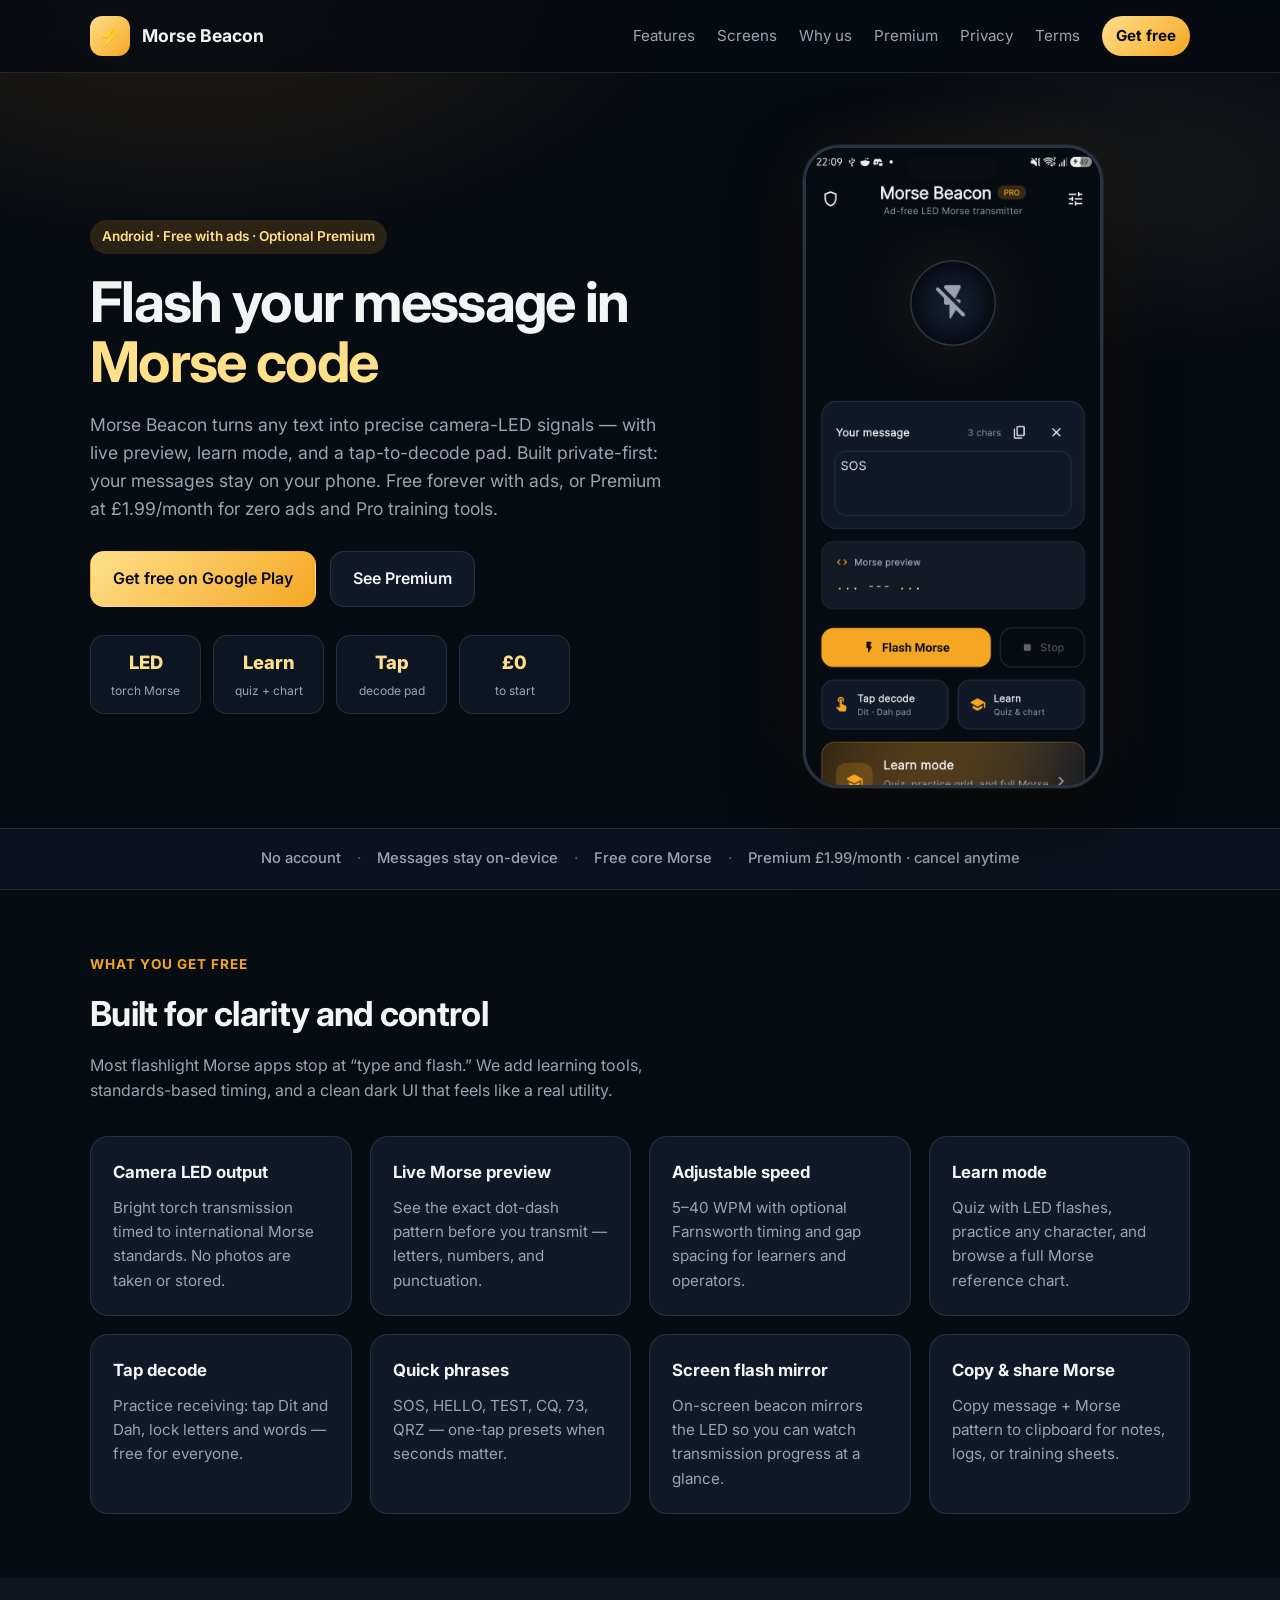
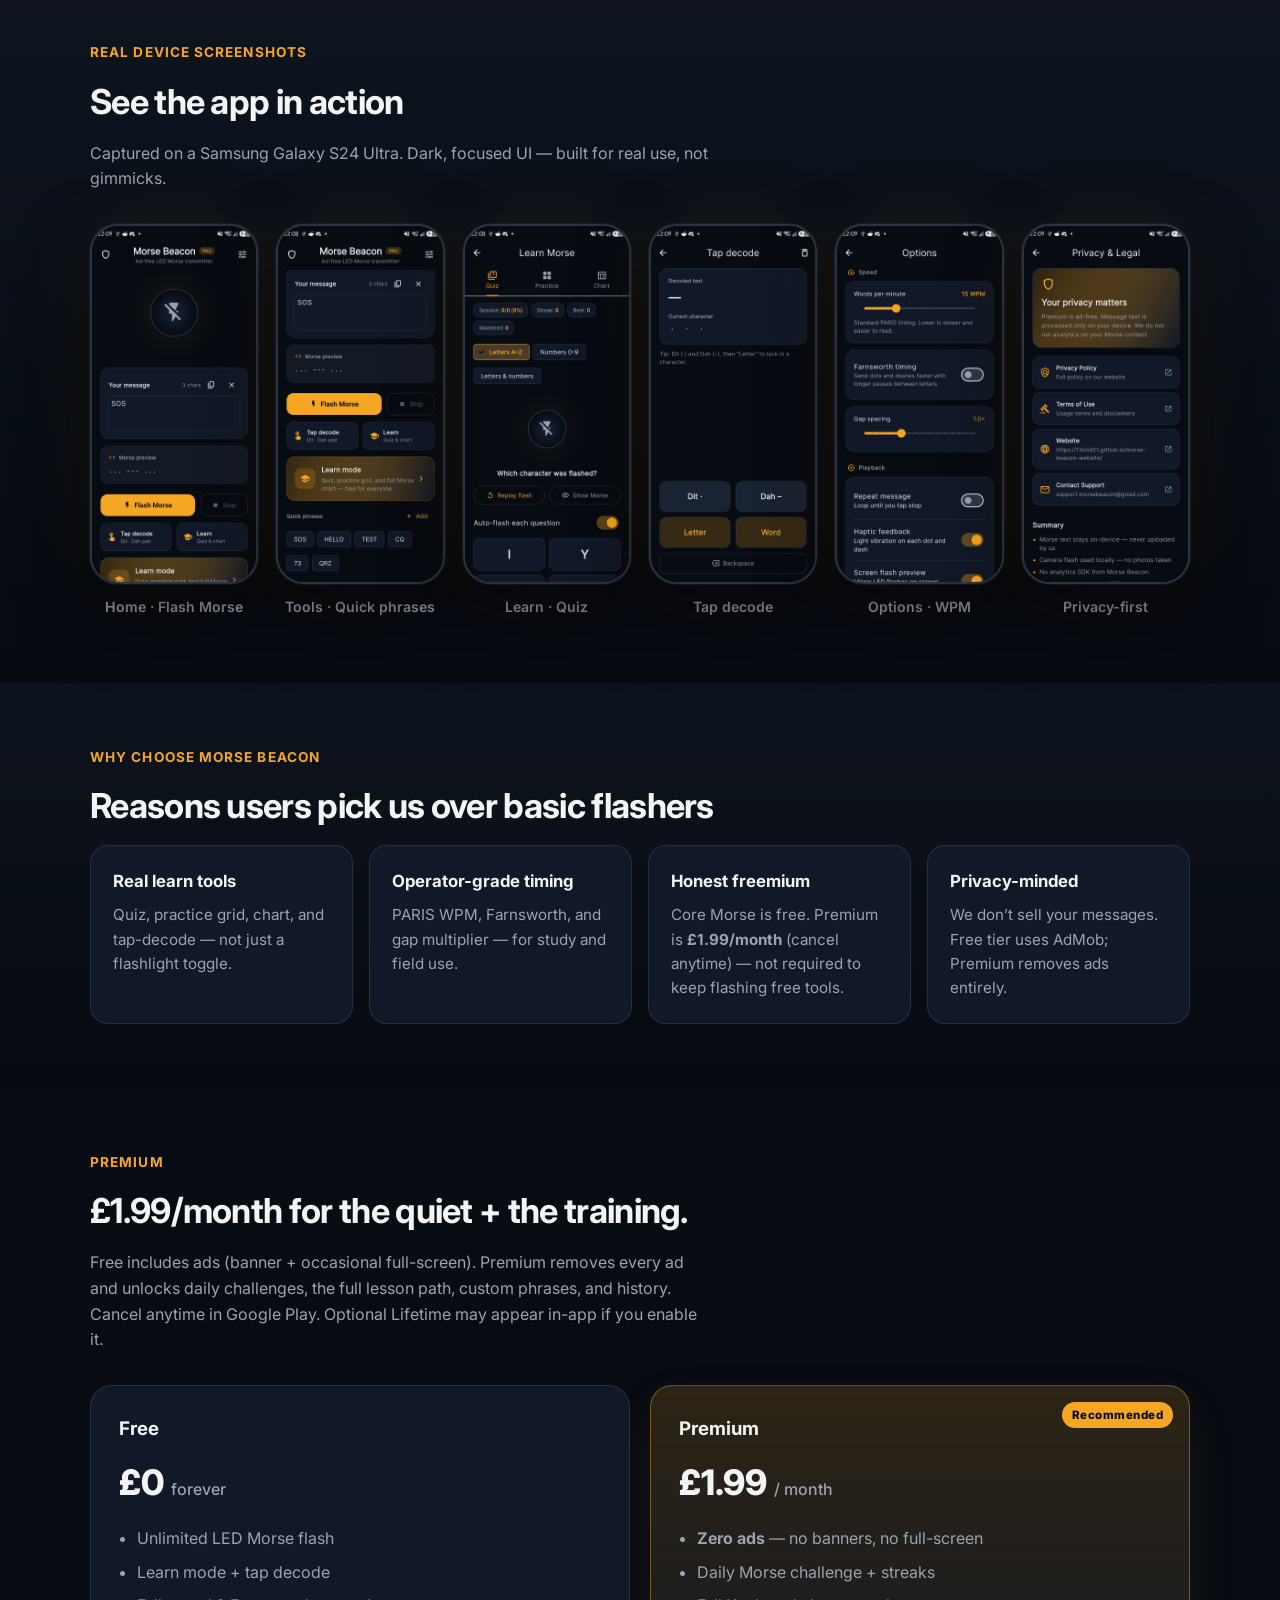
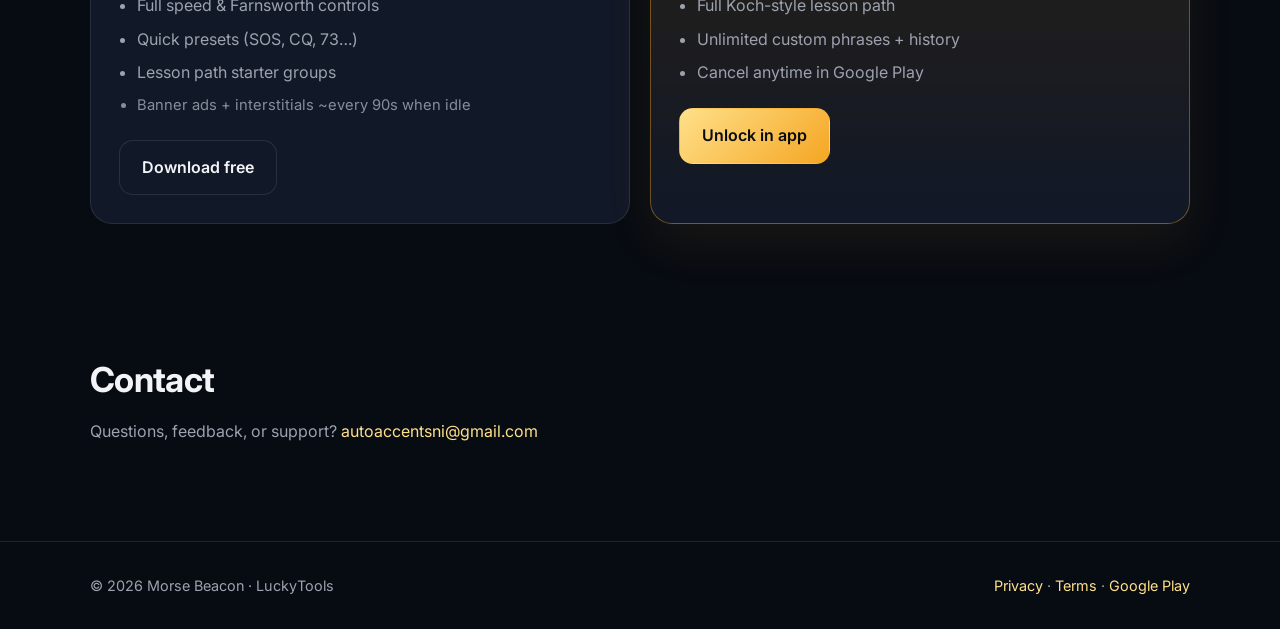
<file: index.html>
<!DOCTYPE html>
<html lang="en-GB">
<head>
  <meta charset="UTF-8">
  <meta name="viewport" content="width=device-width, initial-scale=1.0">
  <title>Morse Beacon — Camera LED Morse Code Flasher for Android</title>
  <meta name="description" content="Flash Morse code with your camera LED. Learn mode, daily challenge, lesson path. Free with ads — Premium £1.99/month ad-free.">
  <meta name="keywords" content="morse code, flashlight morse, camera LED, morse flasher, SOS signal, morse transmitter, android morse app, learn morse">
  <meta name="author" content="LuckyTools">
  <meta name="robots" content="index, follow">
  <meta name="theme-color" content="#070b12">
  <link rel="canonical" href="https://13ond21.github.io/morse-beacon-website/">
  <link rel="sitemap" type="application/xml" title="Sitemap" href="https://13ond21.github.io/morse-beacon-website/sitemap.xml">
  <link rel="stylesheet" href="css/style.css">
  <link rel="icon" href="data:image/svg+xml,%3Csvg xmlns='http://www.w3.org/2000/svg' viewBox='0 0 100 100'%3E%3Crect width='100' height='100' rx='22' fill='%23070b12'/%3E%3Ctext x='50' y='62' text-anchor='middle' font-size='42' fill='%23f5a623'%3E⚡%3C/text%3E%3C/svg%3E">

  <meta property="og:type" content="website">
  <meta property="og:site_name" content="Morse Beacon">
  <meta property="og:title" content="Morse Beacon — Flash Morse with your camera LED">
  <meta property="og:description" content="Type a message. Flash it in Morse. Learn mode, tap decode, Premium ad-free. Free on Google Play.">
  <meta property="og:url" content="https://13ond21.github.io/morse-beacon-website/">
  <meta property="og:image" content="https://13ond21.github.io/morse-beacon-website/screenshots/01-home.png">
  <meta property="og:locale" content="en_GB">

  <meta name="twitter:card" content="summary_large_image">
  <meta name="twitter:title" content="Morse Beacon — Camera LED Morse Code">
  <meta name="twitter:description" content="Turn text into Morse LED flashes on Android. Free + optional Premium.">
  <meta name="twitter:image" content="https://13ond21.github.io/morse-beacon-website/screenshots/01-home.png">

  <script type="application/ld+json">
  {
    "@context": "https://schema.org",
    "@graph": [
      {
        "@type": "WebSite",
        "@id": "https://13ond21.github.io/morse-beacon-website/#website",
        "url": "https://13ond21.github.io/morse-beacon-website/",
        "name": "Morse Beacon",
        "description": "Camera LED Morse code flasher Android app.",
        "inLanguage": "en-GB"
      },
      {
        "@type": "SoftwareApplication",
        "@id": "https://13ond21.github.io/morse-beacon-website/#app",
        "name": "Morse Beacon",
        "operatingSystem": "Android",
        "applicationCategory": "UtilitiesApplication",
        "description": "Convert text to Morse code and transmit via camera LED flash. Learn mode, tap decode, freemium Premium unlock.",
        "offers": {
          "@type": "Offer",
          "price": "0",
          "priceCurrency": "GBP",
          "url": "https://play.google.com/store/apps/details?id=com.luckytools.morse_beacon"
        },
        "downloadUrl": "https://play.google.com/store/apps/details?id=com.luckytools.morse_beacon",
        "author": {
          "@type": "Organization",
          "name": "LuckyTools",
          "email": "autoaccentsni@gmail.com"
        }
      }
    ]
  }
  </script>
</head>
<body>
  <div class="page-glow" aria-hidden="true"></div>

  <header class="site-header">
    <div class="container nav">
      <a class="brand" href="index.html">
        <span class="brand-icon" aria-hidden="true">⚡</span>
        <span>Morse Beacon</span>
      </a>
      <nav class="nav-links" aria-label="Main navigation">
        <a href="#features">Features</a>
        <a href="#screens">Screens</a>
        <a href="#why">Why us</a>
        <a href="#premium">Premium</a>
        <a href="privacy.html">Privacy</a>
        <a href="terms.html">Terms</a>
        <a class="nav-cta" href="https://play.google.com/store/apps/details?id=com.luckytools.morse_beacon">Get free</a>
      </nav>
    </div>
  </header>

  <main>
    <section class="hero">
      <div class="container hero-grid">
        <div>
          <span class="eyebrow">Android · Free with ads · Optional Premium</span>
          <h1>Flash your message in <em>Morse code</em></h1>
          <p class="hero-lead">
            Morse Beacon turns any text into precise camera-LED signals — with live preview,
            learn mode, and a tap-to-decode pad. Built private-first: your messages stay on
            your phone. Free forever with ads, or Premium at £1.99/month for zero ads and Pro training tools.
          </p>
          <div class="hero-actions">
            <a class="btn btn-primary" href="https://play.google.com/store/apps/details?id=com.luckytools.morse_beacon">
              Get free on Google Play
            </a>
            <a class="btn btn-secondary" href="#premium">See Premium</a>
          </div>
          <dl class="stats">
            <div><dt>LED</dt><dd>torch Morse</dd></div>
            <div><dt>Learn</dt><dd>quiz + chart</dd></div>
            <div><dt>Tap</dt><dd>decode pad</dd></div>
            <div><dt>£0</dt><dd>to start</dd></div>
          </dl>
        </div>
        <div class="phone-frame phone-frame-hero" aria-hidden="true">
          <div class="phone-notch"></div>
          <img
            class="phone-screen"
            src="screenshots/01-home.png"
            alt="Morse Beacon home screen flashing SOS in Morse"
            width="360"
            height="780"
            loading="eager"
          />
        </div>
      </div>
    </section>

    <section class="proof-bar">
      <div class="container proof-inner">
        <span>No account</span>
        <span class="dot">·</span>
        <span>Messages stay on-device</span>
        <span class="dot">·</span>
        <span>Free core Morse</span>
        <span class="dot">·</span>
        <span>Premium £1.99/month · cancel anytime</span>
      </div>
    </section>

    <section id="features">
      <div class="container">
        <p class="kicker">What you get free</p>
        <h2 class="section-title">Built for clarity and control</h2>
        <p class="section-lead">
          Most flashlight Morse apps stop at “type and flash.” We add learning tools,
          standards-based timing, and a clean dark UI that feels like a real utility.
        </p>
        <div class="features-grid">
          <article class="feature-card">
            <h3>Camera LED output</h3>
            <p>Bright torch transmission timed to international Morse standards. No photos are taken or stored.</p>
          </article>
          <article class="feature-card">
            <h3>Live Morse preview</h3>
            <p>See the exact dot-dash pattern before you transmit — letters, numbers, and punctuation.</p>
          </article>
          <article class="feature-card">
            <h3>Adjustable speed</h3>
            <p>5–40 WPM with optional Farnsworth timing and gap spacing for learners and operators.</p>
          </article>
          <article class="feature-card">
            <h3>Learn mode</h3>
            <p>Quiz with LED flashes, practice any character, and browse a full Morse reference chart.</p>
          </article>
          <article class="feature-card">
            <h3>Tap decode</h3>
            <p>Practice receiving: tap Dit and Dah, lock letters and words — free for everyone.</p>
          </article>
          <article class="feature-card">
            <h3>Quick phrases</h3>
            <p>SOS, HELLO, TEST, CQ, 73, QRZ — one-tap presets when seconds matter.</p>
          </article>
          <article class="feature-card">
            <h3>Screen flash mirror</h3>
            <p>On-screen beacon mirrors the LED so you can watch transmission progress at a glance.</p>
          </article>
          <article class="feature-card">
            <h3>Copy &amp; share Morse</h3>
            <p>Copy message + Morse pattern to clipboard for notes, logs, or training sheets.</p>
          </article>
        </div>
      </div>
    </section>

    <section id="screens" class="screens-section">
      <div class="container">
        <p class="kicker">Real device screenshots</p>
        <h2 class="section-title">See the app in action</h2>
        <p class="section-lead">
          Captured on a Samsung Galaxy S24 Ultra. Dark, focused UI — built for real use, not gimmicks.
        </p>
        <div class="shot-row">
          <figure class="shot-card">
            <div class="phone-frame phone-frame-sm">
              <img src="screenshots/01-home.png" alt="Home — type SOS and flash Morse" loading="lazy" width="280" height="606" />
            </div>
            <figcaption>Home · Flash Morse</figcaption>
          </figure>
          <figure class="shot-card">
            <div class="phone-frame phone-frame-sm">
              <img src="screenshots/01b-features.png" alt="Features and quick phrases" loading="lazy" width="280" height="606" />
            </div>
            <figcaption>Tools · Quick phrases</figcaption>
          </figure>
          <figure class="shot-card">
            <div class="phone-frame phone-frame-sm">
              <img src="screenshots/02-learn.png" alt="Learn Morse quiz mode" loading="lazy" width="280" height="606" />
            </div>
            <figcaption>Learn · Quiz</figcaption>
          </figure>
          <figure class="shot-card">
            <div class="phone-frame phone-frame-sm">
              <img src="screenshots/04-tap-decode.png" alt="Tap decode Dit Dah pad" loading="lazy" width="280" height="606" />
            </div>
            <figcaption>Tap decode</figcaption>
          </figure>
          <figure class="shot-card">
            <div class="phone-frame phone-frame-sm">
              <img src="screenshots/06-options.png" alt="Speed and playback options" loading="lazy" width="280" height="606" />
            </div>
            <figcaption>Options · WPM</figcaption>
          </figure>
          <figure class="shot-card">
            <div class="phone-frame phone-frame-sm">
              <img src="screenshots/05-privacy.png" alt="Privacy and legal screen" loading="lazy" width="280" height="606" />
            </div>
            <figcaption>Privacy-first</figcaption>
          </figure>
        </div>
      </div>
    </section>

    <section id="why" class="why-section">
      <div class="container">
        <p class="kicker">Why choose Morse Beacon</p>
        <h2 class="section-title">Reasons users pick us over basic flashers</h2>
        <div class="compare-grid">
          <article class="compare-card">
            <h3>Real learn tools</h3>
            <p>Quiz, practice grid, chart, and tap-decode — not just a flashlight toggle.</p>
          </article>
          <article class="compare-card">
            <h3>Operator-grade timing</h3>
            <p>PARIS WPM, Farnsworth, and gap multiplier — for study and field use.</p>
          </article>
          <article class="compare-card">
            <h3>Honest freemium</h3>
            <p>Core Morse is free. Premium is <strong>£1.99/month</strong> (cancel anytime) — not required to keep flashing free tools.</p>
          </article>
          <article class="compare-card">
            <h3>Privacy-minded</h3>
            <p>We don’t sell your messages. Free tier uses AdMob; Premium removes ads entirely.</p>
          </article>
        </div>
      </div>
    </section>

    <section id="premium">
      <div class="container">
        <p class="kicker">Premium</p>
        <h2 class="section-title">£1.99/month for the quiet + the training.</h2>
        <p class="section-lead">
          Free includes ads (banner + occasional full-screen). Premium removes every ad
          and unlocks daily challenges, the full lesson path, custom phrases, and history.
          Cancel anytime in Google Play. Optional Lifetime may appear in-app if you enable it.
        </p>
        <div class="pricing-grid">
          <div class="pricing-card">
            <h3>Free</h3>
            <p class="price">£0 <span>forever</span></p>
            <ul>
              <li>Unlimited LED Morse flash</li>
              <li>Learn mode + tap decode</li>
              <li>Full speed &amp; Farnsworth controls</li>
              <li>Quick presets (SOS, CQ, 73…)</li>
              <li>Lesson path starter groups</li>
              <li class="muted">Banner ads + interstitials ~every 90s when idle</li>
            </ul>
            <p class="pricing-cta">
              <a class="btn btn-secondary" href="https://play.google.com/store/apps/details?id=com.luckytools.morse_beacon">Download free</a>
            </p>
          </div>
          <div class="pricing-card pricing-card-featured">
            <span class="badge">Recommended</span>
            <h3>Premium</h3>
            <p class="price">£1.99 <span>/ month</span></p>
            <ul>
              <li><strong>Zero ads</strong> — no banners, no full-screen</li>
              <li>Daily Morse challenge + streaks</li>
              <li>Full Koch-style lesson path</li>
              <li>Unlimited custom phrases + history</li>
              <li>Cancel anytime in Google Play</li>
            </ul>
            <p class="pricing-cta">
              <a class="btn btn-primary" href="https://play.google.com/store/apps/details?id=com.luckytools.morse_beacon">Unlock in app</a>
            </p>
          </div>
        </div>
      </div>
    </section>

    <section id="contact">
      <div class="container">
        <h2 class="section-title">Contact</h2>
        <p class="section-lead">
          Questions, feedback, or support?
          <a href="mailto:autoaccentsni@gmail.com">autoaccentsni@gmail.com</a>
        </p>
      </div>
    </section>
  </main>

  <footer class="site-footer">
    <div class="container footer-grid">
      <span>© 2026 Morse Beacon · LuckyTools</span>
      <span>
        <a href="privacy.html">Privacy</a> ·
        <a href="terms.html">Terms</a> ·
        <a href="https://play.google.com/store/apps/details?id=com.luckytools.morse_beacon">Google Play</a>
      </span>
    </div>
  </footer>
</body>
</html>
</file>
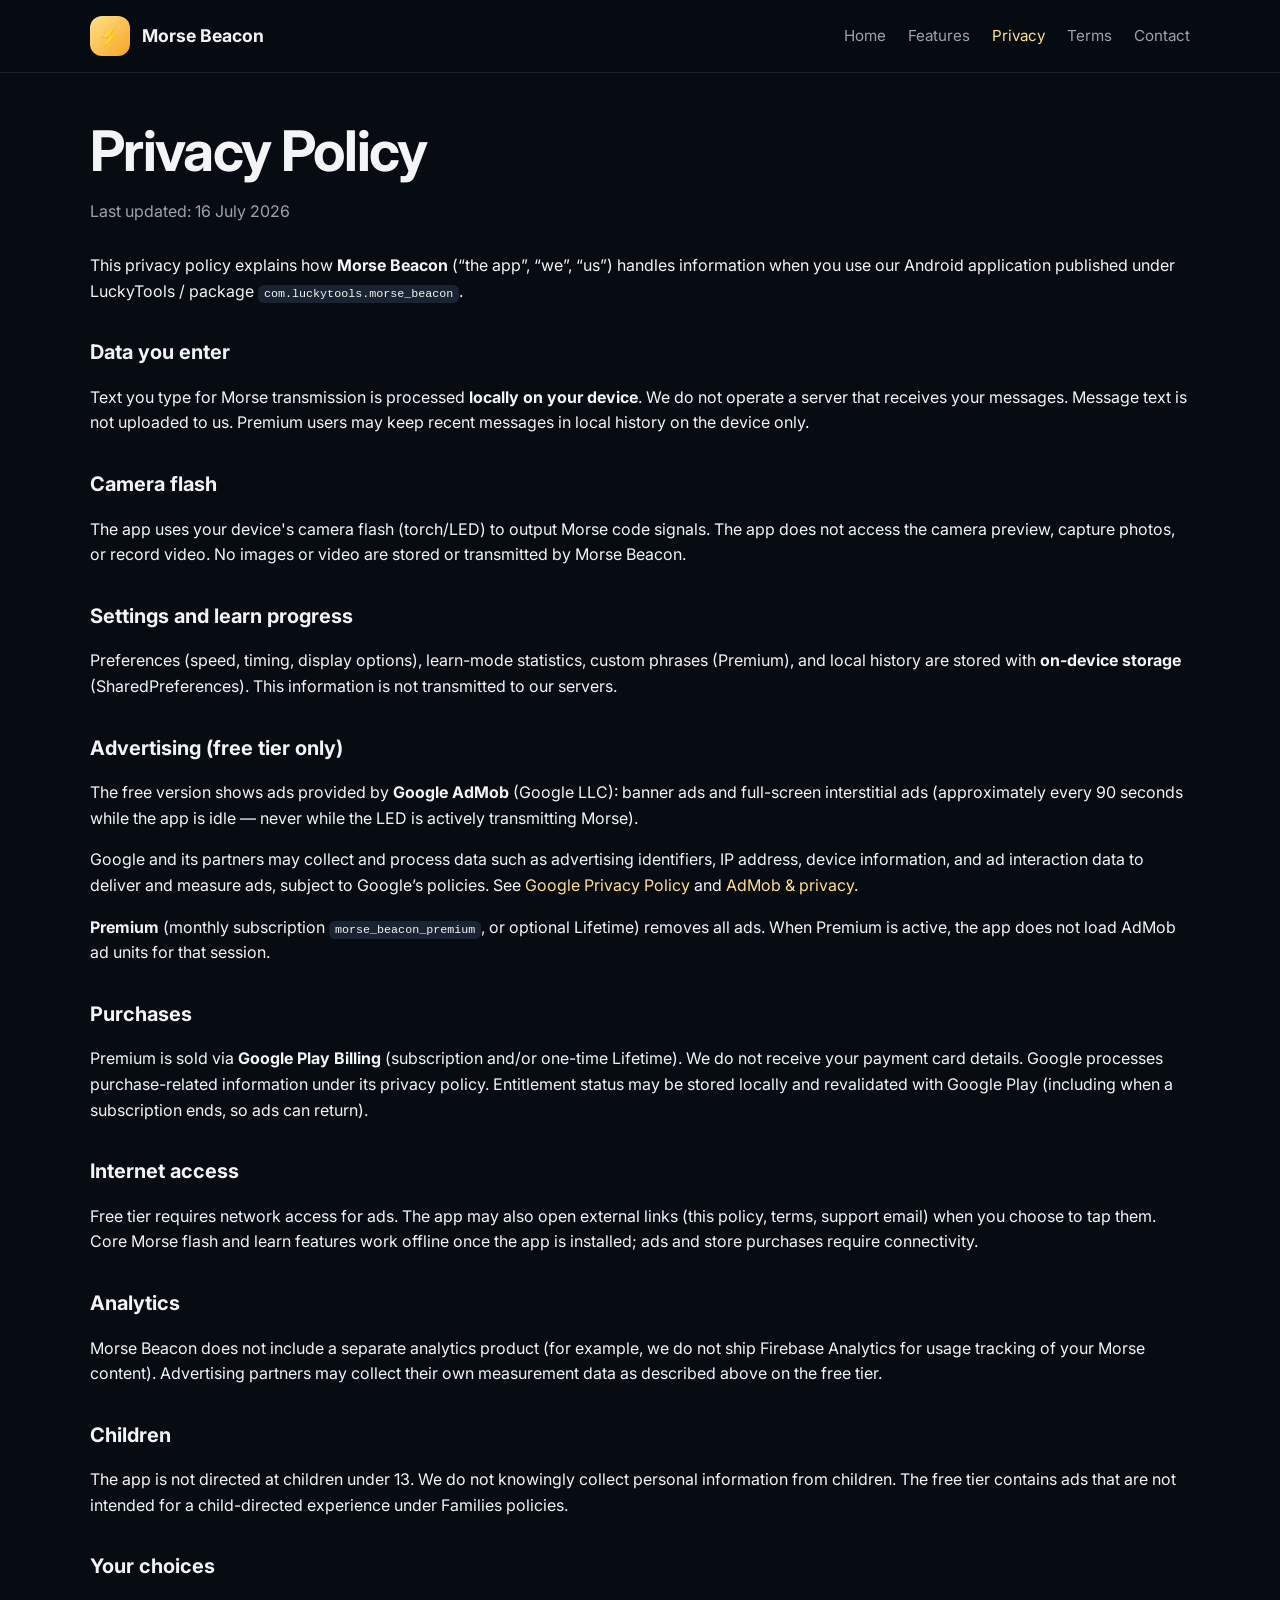
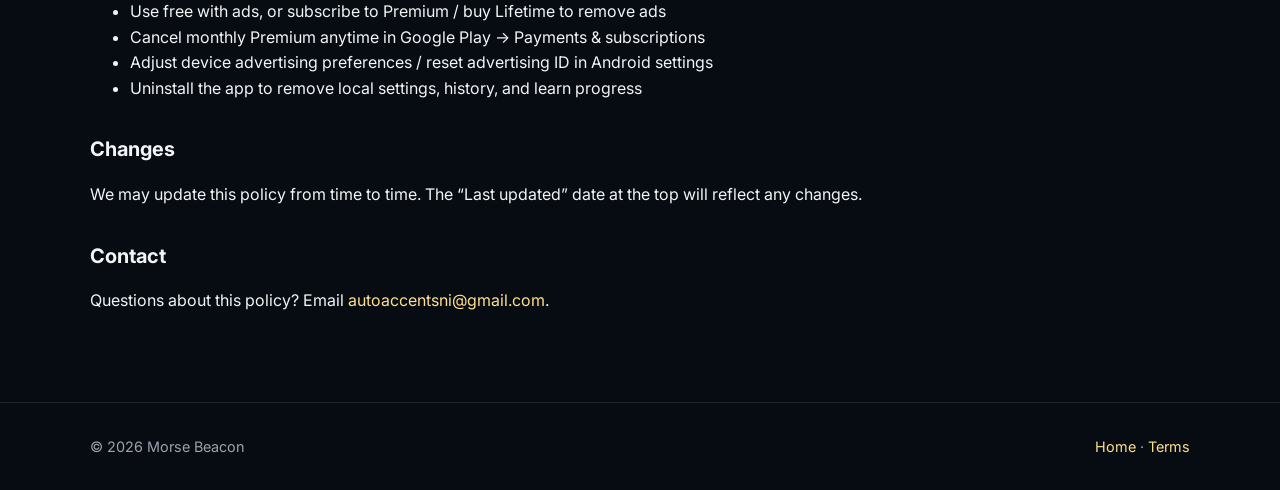
<file: privacy.html>
<!DOCTYPE html>
<html lang="en-GB">
<head>
  <meta charset="UTF-8">
  <meta name="viewport" content="width=device-width, initial-scale=1.0">
  <title>Privacy Policy — Morse Beacon Android App</title>
  <meta name="description" content="Morse Beacon privacy policy. On-device Morse processing. Free tier uses AdMob; Premium is ad-free.">
  <meta name="robots" content="index, follow">
  <meta name="theme-color" content="#070b12">
  <link rel="canonical" href="https://13ond21.github.io/morse-beacon-website/privacy.html">
  <link rel="stylesheet" href="css/style.css">
  <link rel="icon" href="data:image/svg+xml,%3Csvg xmlns='http://www.w3.org/2000/svg' viewBox='0 0 100 100'%3E%3Crect width='100' height='100' rx='22' fill='%23070b12'/%3E%3Ctext x='50' y='62' text-anchor='middle' font-size='42' fill='%23f5a623'%3E⚡%3C/text%3E%3C/svg%3E">
</head>
<body>
  <header class="site-header">
    <div class="container nav">
      <a class="brand" href="index.html">
        <span class="brand-icon">⚡</span>
        <span>Morse Beacon</span>
      </a>
      <nav class="nav-links">
        <a href="index.html">Home</a>
        <a href="index.html#features">Features</a>
        <a class="active" href="privacy.html">Privacy</a>
        <a href="terms.html">Terms</a>
        <a href="index.html#contact">Contact</a>
      </nav>
    </div>
  </header>

  <main class="legal-page">
    <div class="container">
      <h1>Privacy Policy</h1>
      <p class="legal-meta">Last updated: 16 July 2026</p>

      <p>
        This privacy policy explains how <strong>Morse Beacon</strong>
        (“the app”, “we”, “us”) handles information when you use our Android application
        published under LuckyTools / package <code>com.luckytools.morse_beacon</code>.
      </p>

      <h2>Data you enter</h2>
      <p>
        Text you type for Morse transmission is processed <strong>locally on your device</strong>.
        We do not operate a server that receives your messages. Message text is not uploaded
        to us. Premium users may keep recent messages in local history on the device only.
      </p>

      <h2>Camera flash</h2>
      <p>
        The app uses your device's camera flash (torch/LED) to output Morse code signals.
        The app does not access the camera preview, capture photos, or record video.
        No images or video are stored or transmitted by Morse Beacon.
      </p>

      <h2>Settings and learn progress</h2>
      <p>
        Preferences (speed, timing, display options), learn-mode statistics, custom phrases
        (Premium), and local history are stored with <strong>on-device storage</strong>
        (SharedPreferences). This information is not transmitted to our servers.
      </p>

      <h2>Advertising (free tier only)</h2>
      <p>
        The free version shows ads provided by <strong>Google AdMob</strong> (Google LLC):
        banner ads and full-screen interstitial ads (approximately every 90 seconds while
        the app is idle — never while the LED is actively transmitting Morse).
      </p>
      <p>
        Google and its partners may collect and process data such as advertising identifiers,
        IP address, device information, and ad interaction data to deliver and measure ads,
        subject to Google’s policies. See
        <a href="https://policies.google.com/privacy" rel="noopener noreferrer" target="_blank">Google Privacy Policy</a>
        and
        <a href="https://support.google.com/admob/answer/6128543" rel="noopener noreferrer" target="_blank">AdMob &amp; privacy</a>.
      </p>
      <p>
        <strong>Premium</strong> (monthly subscription <code>morse_beacon_premium</code>,
        or optional Lifetime) removes all ads. When Premium is active, the app does not
        load AdMob ad units for that session.
      </p>

      <h2>Purchases</h2>
      <p>
        Premium is sold via <strong>Google Play Billing</strong> (subscription and/or
        one-time Lifetime). We do not receive your payment card details. Google processes
        purchase-related information under its privacy policy. Entitlement status may be
        stored locally and revalidated with Google Play (including when a subscription ends,
        so ads can return).
      </p>

      <h2>Internet access</h2>
      <p>
        Free tier requires network access for ads. The app may also open external links
        (this policy, terms, support email) when you choose to tap them. Core Morse flash
        and learn features work offline once the app is installed; ads and store purchases
        require connectivity.
      </p>

      <h2>Analytics</h2>
      <p>
        Morse Beacon does not include a separate analytics product (for example, we do not
        ship Firebase Analytics for usage tracking of your Morse content). Advertising
        partners may collect their own measurement data as described above on the free tier.
      </p>

      <h2>Children</h2>
      <p>
        The app is not directed at children under 13. We do not knowingly collect personal
        information from children. The free tier contains ads that are not intended for
        a child-directed experience under Families policies.
      </p>

      <h2>Your choices</h2>
      <ul>
        <li>Use free with ads, or subscribe to Premium / buy Lifetime to remove ads</li>
        <li>Cancel monthly Premium anytime in Google Play → Payments &amp; subscriptions</li>
        <li>Adjust device advertising preferences / reset advertising ID in Android settings</li>
        <li>Uninstall the app to remove local settings, history, and learn progress</li>
      </ul>

      <h2>Changes</h2>
      <p>
        We may update this policy from time to time. The “Last updated” date at the top
        will reflect any changes.
      </p>

      <h2>Contact</h2>
      <p>
        Questions about this policy? Email
        <a href="mailto:autoaccentsni@gmail.com">autoaccentsni@gmail.com</a>.
      </p>
    </div>
  </main>

  <footer class="site-footer">
    <div class="container footer-grid">
      <span>© 2026 Morse Beacon</span>
      <span><a href="index.html">Home</a> · <a href="terms.html">Terms</a></span>
    </div>
  </footer>
</body>
</html>
</file>
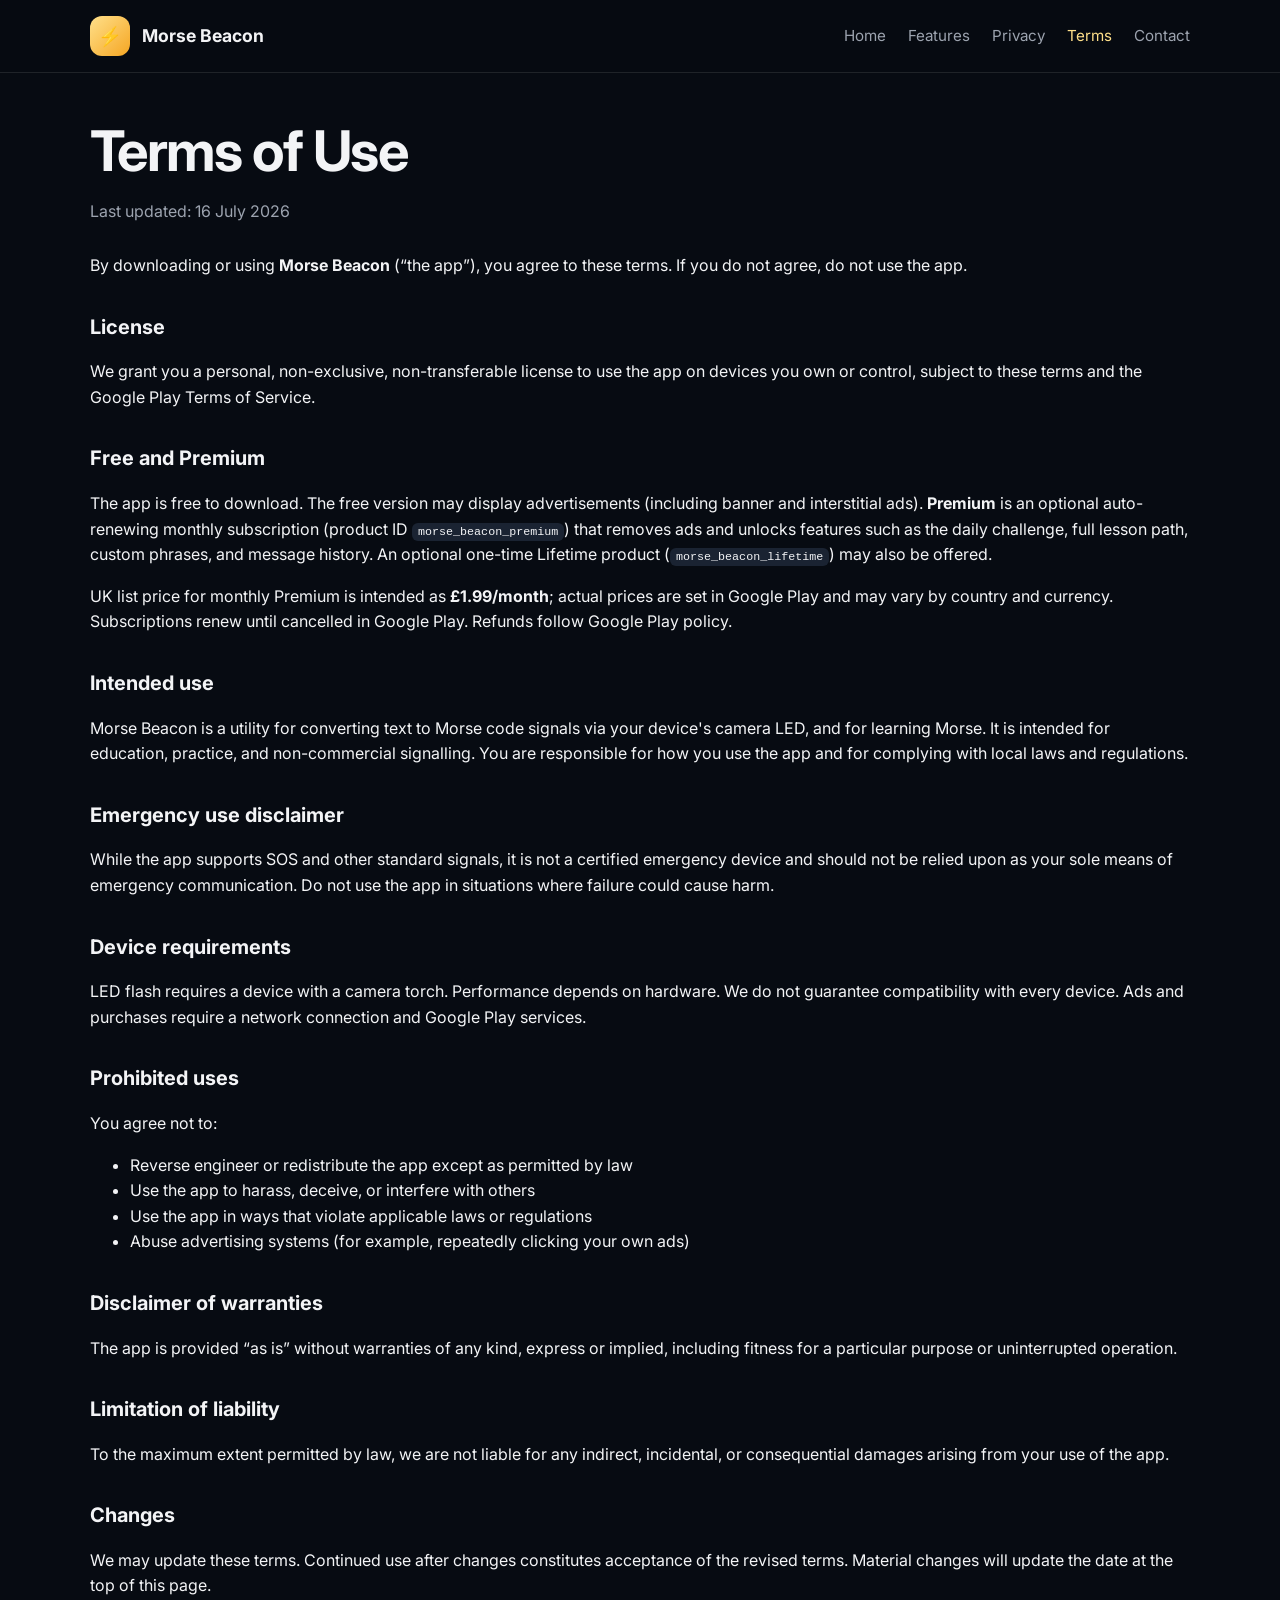
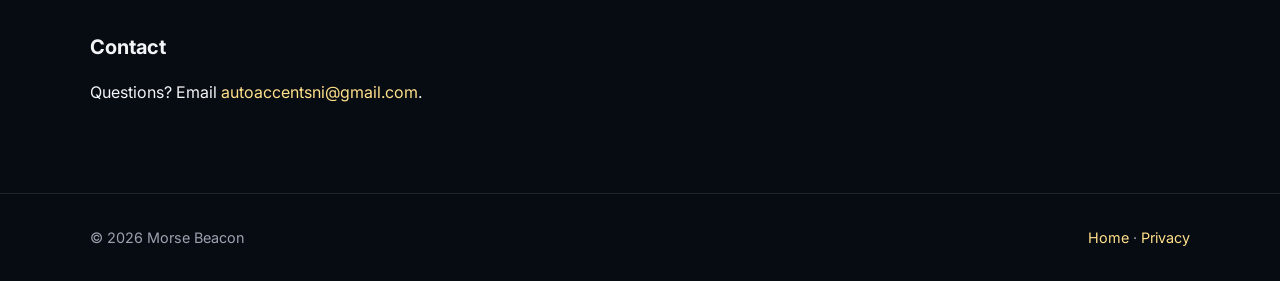
<file: terms.html>
<!DOCTYPE html>
<html lang="en-GB">
<head>
  <meta charset="UTF-8">
  <meta name="viewport" content="width=device-width, initial-scale=1.0">
  <title>Terms of Use — Morse Beacon Android App</title>
  <meta name="description" content="Terms of use for the Morse Beacon Android app (free with ads; optional Premium).">
  <meta name="robots" content="index, follow">
  <meta name="theme-color" content="#070b12">
  <link rel="canonical" href="https://13ond21.github.io/morse-beacon-website/terms.html">
  <link rel="stylesheet" href="css/style.css">
  <link rel="icon" href="data:image/svg+xml,%3Csvg xmlns='http://www.w3.org/2000/svg' viewBox='0 0 100 100'%3E%3Crect width='100' height='100' rx='22' fill='%23070b12'/%3E%3Ctext x='50' y='62' text-anchor='middle' font-size='42' fill='%23f5a623'%3E⚡%3C/text%3E%3C/svg%3E">
</head>
<body>
  <header class="site-header">
    <div class="container nav">
      <a class="brand" href="index.html">
        <span class="brand-icon">⚡</span>
        <span>Morse Beacon</span>
      </a>
      <nav class="nav-links">
        <a href="index.html">Home</a>
        <a href="index.html#features">Features</a>
        <a href="privacy.html">Privacy</a>
        <a class="active" href="terms.html">Terms</a>
        <a href="index.html#contact">Contact</a>
      </nav>
    </div>
  </header>

  <main class="legal-page">
    <div class="container">
      <h1>Terms of Use</h1>
      <p class="legal-meta">Last updated: 16 July 2026</p>

      <p>
        By downloading or using <strong>Morse Beacon</strong> (“the app”), you agree to these terms.
        If you do not agree, do not use the app.
      </p>

      <h2>License</h2>
      <p>
        We grant you a personal, non-exclusive, non-transferable license to use the app
        on devices you own or control, subject to these terms and the Google Play Terms of Service.
      </p>

      <h2>Free and Premium</h2>
      <p>
        The app is free to download. The free version may display advertisements
        (including banner and interstitial ads). <strong>Premium</strong> is an optional
        auto-renewing monthly subscription (product ID <code>morse_beacon_premium</code>)
        that removes ads and unlocks features such as the daily challenge, full lesson path,
        custom phrases, and message history. An optional one-time Lifetime product
        (<code>morse_beacon_lifetime</code>) may also be offered.
      </p>
      <p>
        UK list price for monthly Premium is intended as <strong>£1.99/month</strong>;
        actual prices are set in Google Play and may vary by country and currency.
        Subscriptions renew until cancelled in Google Play. Refunds follow Google Play policy.
      </p>

      <h2>Intended use</h2>
      <p>
        Morse Beacon is a utility for converting text to Morse code signals via your
        device's camera LED, and for learning Morse. It is intended for education, practice,
        and non-commercial signalling. You are responsible for how you use the app and for
        complying with local laws and regulations.
      </p>

      <h2>Emergency use disclaimer</h2>
      <p>
        While the app supports SOS and other standard signals, it is not a certified
        emergency device and should not be relied upon as your sole means of emergency
        communication. Do not use the app in situations where failure could cause harm.
      </p>

      <h2>Device requirements</h2>
      <p>
        LED flash requires a device with a camera torch. Performance depends on hardware.
        We do not guarantee compatibility with every device. Ads and purchases require
        a network connection and Google Play services.
      </p>

      <h2>Prohibited uses</h2>
      <p>You agree not to:</p>
      <ul>
        <li>Reverse engineer or redistribute the app except as permitted by law</li>
        <li>Use the app to harass, deceive, or interfere with others</li>
        <li>Use the app in ways that violate applicable laws or regulations</li>
        <li>Abuse advertising systems (for example, repeatedly clicking your own ads)</li>
      </ul>

      <h2>Disclaimer of warranties</h2>
      <p>
        The app is provided “as is” without warranties of any kind, express or implied,
        including fitness for a particular purpose or uninterrupted operation.
      </p>

      <h2>Limitation of liability</h2>
      <p>
        To the maximum extent permitted by law, we are not liable for any indirect,
        incidental, or consequential damages arising from your use of the app.
      </p>

      <h2>Changes</h2>
      <p>
        We may update these terms. Continued use after changes constitutes acceptance
        of the revised terms. Material changes will update the date at the top of this page.
      </p>

      <h2>Contact</h2>
      <p>
        Questions? Email
        <a href="mailto:autoaccentsni@gmail.com">autoaccentsni@gmail.com</a>.
      </p>
    </div>
  </main>

  <footer class="site-footer">
    <div class="container footer-grid">
      <span>© 2026 Morse Beacon</span>
      <span><a href="index.html">Home</a> · <a href="privacy.html">Privacy</a></span>
    </div>
  </footer>
</body>
</html>
</file>
<file: css/style.css>
@import url("https://fonts.googleapis.com/css2?family=Inter:wght@400;500;600;700;800&display=swap");

:root {
  --bg: #070b12;
  --surface: #111827;
  --surface-high: #1a2332;
  --accent: #f5a623;
  --accent-soft: #ffe08a;
  --text: #f3f4f6;
  --muted: #9ca3af;
  --border: rgba(255, 255, 255, 0.1);
  --shadow: 0 24px 60px rgba(0, 0, 0, 0.35);
  --success: #34d399;
}

* { box-sizing: border-box; }

html { scroll-behavior: smooth; }

body {
  margin: 0;
  font-family: Inter, Segoe UI, Roboto, Helvetica, Arial, sans-serif;
  background: var(--bg);
  color: var(--text);
  line-height: 1.6;
}

.page-glow {
  position: fixed;
  inset: 0;
  z-index: -1;
  pointer-events: none;
  background:
    radial-gradient(ellipse 70% 50% at 15% 0%, rgba(245, 166, 35, 0.12) 0%, transparent 55%),
    radial-gradient(ellipse 50% 40% at 90% 20%, rgba(255, 224, 138, 0.06) 0%, transparent 50%),
    var(--bg);
}

a { color: var(--accent-soft); text-decoration: none; }
a:hover { text-decoration: underline; }

.container {
  width: min(1100px, calc(100% - 40px));
  margin: 0 auto;
}

.site-header {
  position: sticky;
  top: 0;
  z-index: 10;
  backdrop-filter: blur(14px);
  background: rgba(7, 11, 18, 0.88);
  border-bottom: 1px solid var(--border);
}

.nav {
  display: flex;
  align-items: center;
  justify-content: space-between;
  padding: 16px 0;
}

.brand {
  display: flex;
  align-items: center;
  gap: 12px;
  font-weight: 700;
  font-size: 1.1rem;
  color: var(--text);
}

.brand:hover { text-decoration: none; }

.brand-icon {
  width: 40px;
  height: 40px;
  border-radius: 12px;
  display: grid;
  place-items: center;
  background: linear-gradient(135deg, var(--accent-soft), var(--accent));
  color: #070b12;
  font-size: 1.2rem;
}

.nav-links {
  display: flex;
  gap: 22px;
  align-items: center;
}

.nav-links a {
  color: var(--muted);
  font-size: 0.95rem;
}

.nav-links a:hover,
.nav-links a.active {
  color: var(--accent-soft);
  text-decoration: none;
}

.nav-cta {
  padding: 8px 14px !important;
  border-radius: 999px;
  background: linear-gradient(135deg, var(--accent-soft), var(--accent));
  color: #070b12 !important;
  font-weight: 700 !important;
}

.nav-cta:hover { text-decoration: none; filter: brightness(1.05); }

.hero { padding: 72px 0 40px; }

.hero-grid {
  display: grid;
  grid-template-columns: 1.1fr 0.9fr;
  gap: 48px;
  align-items: center;
}

.eyebrow {
  display: inline-block;
  padding: 6px 12px;
  border-radius: 999px;
  background: rgba(245, 166, 35, 0.15);
  color: var(--accent-soft);
  font-size: 0.85rem;
  font-weight: 600;
  margin-bottom: 18px;
}

h1 {
  font-size: clamp(2.4rem, 5vw, 3.5rem);
  line-height: 1.08;
  margin: 0 0 18px;
  letter-spacing: -0.03em;
}

h1 em {
  font-style: normal;
  color: var(--accent-soft);
}

.hero-lead,
.hero p {
  color: var(--muted);
  font-size: 1.1rem;
  max-width: 52ch;
  margin: 0 0 28px;
}

.hero-actions {
  display: flex;
  flex-wrap: wrap;
  gap: 14px;
  margin-bottom: 28px;
}

.stats {
  display: grid;
  grid-template-columns: repeat(4, minmax(0, 1fr));
  gap: 12px;
  margin: 0;
  max-width: 480px;
}

.stats div {
  background: rgba(17, 24, 39, 0.8);
  border: 1px solid var(--border);
  border-radius: 14px;
  padding: 12px 10px;
  text-align: center;
}

.stats dt {
  font-size: 1.15rem;
  font-weight: 800;
  color: var(--accent-soft);
  margin: 0;
}

.stats dd {
  margin: 4px 0 0;
  font-size: 0.75rem;
  color: var(--muted);
}

.btn {
  display: inline-flex;
  align-items: center;
  gap: 8px;
  padding: 14px 22px;
  border-radius: 14px;
  font-weight: 600;
  border: 1px solid transparent;
}

.btn:hover { text-decoration: none; }

.btn-primary {
  background: linear-gradient(135deg, var(--accent-soft), var(--accent));
  color: #070b12;
}

.btn-secondary {
  background: var(--surface);
  border-color: var(--border);
  color: var(--text);
}

/* Device frames — real Samsung screenshots */
.phone-frame {
  position: relative;
  margin: 0 auto;
  background: #0a0e14;
  border: 3px solid #2a3344;
  border-radius: 36px;
  box-shadow:
    0 0 0 1px rgba(255, 255, 255, 0.06),
    0 28px 70px rgba(0, 0, 0, 0.55),
    0 0 80px rgba(245, 166, 35, 0.08);
  overflow: hidden;
}

.phone-frame-hero {
  width: min(300px, 100%);
  max-width: 300px;
}

.phone-frame-sm {
  width: 100%;
  max-width: 220px;
  border-radius: 28px;
  border-width: 2px;
}

.phone-notch {
  position: absolute;
  top: 10px;
  left: 50%;
  transform: translateX(-50%);
  width: 90px;
  height: 22px;
  background: #0a0e14;
  border-radius: 0 0 14px 14px;
  z-index: 2;
  pointer-events: none;
}

.phone-frame img,
.phone-screen {
  display: block;
  width: 100%;
  height: auto;
  vertical-align: middle;
}

.screens-section {
  background: linear-gradient(180deg, rgba(26, 35, 50, 0.4), transparent);
}

.shot-row {
  display: grid;
  grid-template-columns: repeat(auto-fit, minmax(160px, 1fr));
  gap: 28px 18px;
  justify-items: center;
}

.shot-card {
  margin: 0;
  text-align: center;
  max-width: 220px;
}

.shot-card figcaption {
  margin-top: 12px;
  font-size: 0.88rem;
  font-weight: 600;
  color: var(--muted);
}

.shot-card:hover .phone-frame {
  border-color: rgba(245, 166, 35, 0.45);
  transform: translateY(-4px);
  transition: border-color 0.2s, transform 0.2s;
}

.proof-bar {
  padding: 18px 0;
  border-top: 1px solid var(--border);
  border-bottom: 1px solid var(--border);
  background: rgba(17, 24, 39, 0.55);
}

.proof-inner {
  display: flex;
  flex-wrap: wrap;
  gap: 10px 16px;
  justify-content: center;
  color: var(--muted);
  font-size: 0.92rem;
  font-weight: 500;
}

.proof-inner .dot { opacity: 0.5; }

section { padding: 64px 0; }

.kicker {
  color: var(--accent);
  font-size: 0.85rem;
  font-weight: 700;
  letter-spacing: 0.08em;
  text-transform: uppercase;
  margin: 0 0 10px;
}

.section-title {
  font-size: clamp(1.75rem, 3vw, 2.15rem);
  margin: 0 0 12px;
  letter-spacing: -0.02em;
}

.section-lead {
  color: var(--muted);
  max-width: 62ch;
  margin: 0 0 32px;
}

.features-grid {
  display: grid;
  grid-template-columns: repeat(auto-fit, minmax(240px, 1fr));
  gap: 18px;
}

.feature-card {
  background: var(--surface);
  border: 1px solid var(--border);
  border-radius: 18px;
  padding: 22px;
  transition: border-color 0.2s, transform 0.2s;
}

.feature-card:hover {
  border-color: rgba(245, 166, 35, 0.35);
  transform: translateY(-2px);
}

.feature-card h3 {
  margin: 0 0 10px;
  font-size: 1.05rem;
}

.feature-card p {
  margin: 0;
  color: var(--muted);
  font-size: 0.95rem;
}

.why-section {
  background: linear-gradient(180deg, rgba(26, 35, 50, 0.35), transparent);
}

.compare-grid {
  display: grid;
  grid-template-columns: repeat(auto-fit, minmax(220px, 1fr));
  gap: 16px;
}

.compare-card {
  background: var(--surface);
  border: 1px solid var(--border);
  border-radius: 18px;
  padding: 22px;
}

.compare-card h3 { margin: 0 0 8px; font-size: 1.05rem; }
.compare-card p { margin: 0; color: var(--muted); font-size: 0.95rem; }

.pricing-grid {
  display: grid;
  grid-template-columns: repeat(auto-fit, minmax(280px, 1fr));
  gap: 20px;
  align-items: stretch;
}

.pricing-card {
  background: var(--surface);
  border: 1px solid var(--border);
  border-radius: 22px;
  padding: 28px;
  position: relative;
}

.pricing-card-featured {
  background: linear-gradient(180deg, rgba(245, 166, 35, 0.16), var(--surface));
  border-color: rgba(245, 166, 35, 0.4);
  box-shadow: 0 20px 50px rgba(245, 166, 35, 0.08);
}

.pricing-card .badge {
  position: absolute;
  top: 16px;
  right: 16px;
  background: var(--accent);
  color: #070b12;
  font-size: 0.72rem;
  font-weight: 800;
  letter-spacing: 0.04em;
  padding: 4px 10px;
  border-radius: 999px;
}

.pricing-card h3 { margin: 0; }

.price {
  font-size: 2.2rem;
  font-weight: 800;
  margin: 10px 0 16px;
}

.price span {
  font-size: 1rem;
  font-weight: 500;
  color: var(--muted);
}

.pricing-card ul {
  margin: 0 0 22px;
  padding-left: 18px;
  color: var(--muted);
}

.pricing-card li { margin-bottom: 8px; }
.pricing-card li.muted { opacity: 0.85; font-size: 0.92rem; }
.pricing-cta { margin: 0; }

.site-footer {
  border-top: 1px solid var(--border);
  padding: 32px 0;
  color: var(--muted);
  font-size: 0.9rem;
}

.footer-grid {
  display: flex;
  flex-wrap: wrap;
  gap: 16px;
  justify-content: space-between;
  align-items: center;
}

.legal-page {
  padding: 48px 0 72px;
}

.legal-page h1 { margin-top: 0; }

.legal-page h2 {
  margin-top: 32px;
  font-size: 1.25rem;
}

.legal-page code {
  background: var(--surface-high);
  padding: 2px 6px;
  border-radius: 6px;
  font-size: 0.9em;
}

.legal-meta {
  color: var(--muted);
  margin-bottom: 28px;
}

@media (max-width: 860px) {
  .hero-grid { grid-template-columns: 1fr; }
  .nav-links { display: none; }
  .stats { grid-template-columns: repeat(2, 1fr); }
}
</file>
